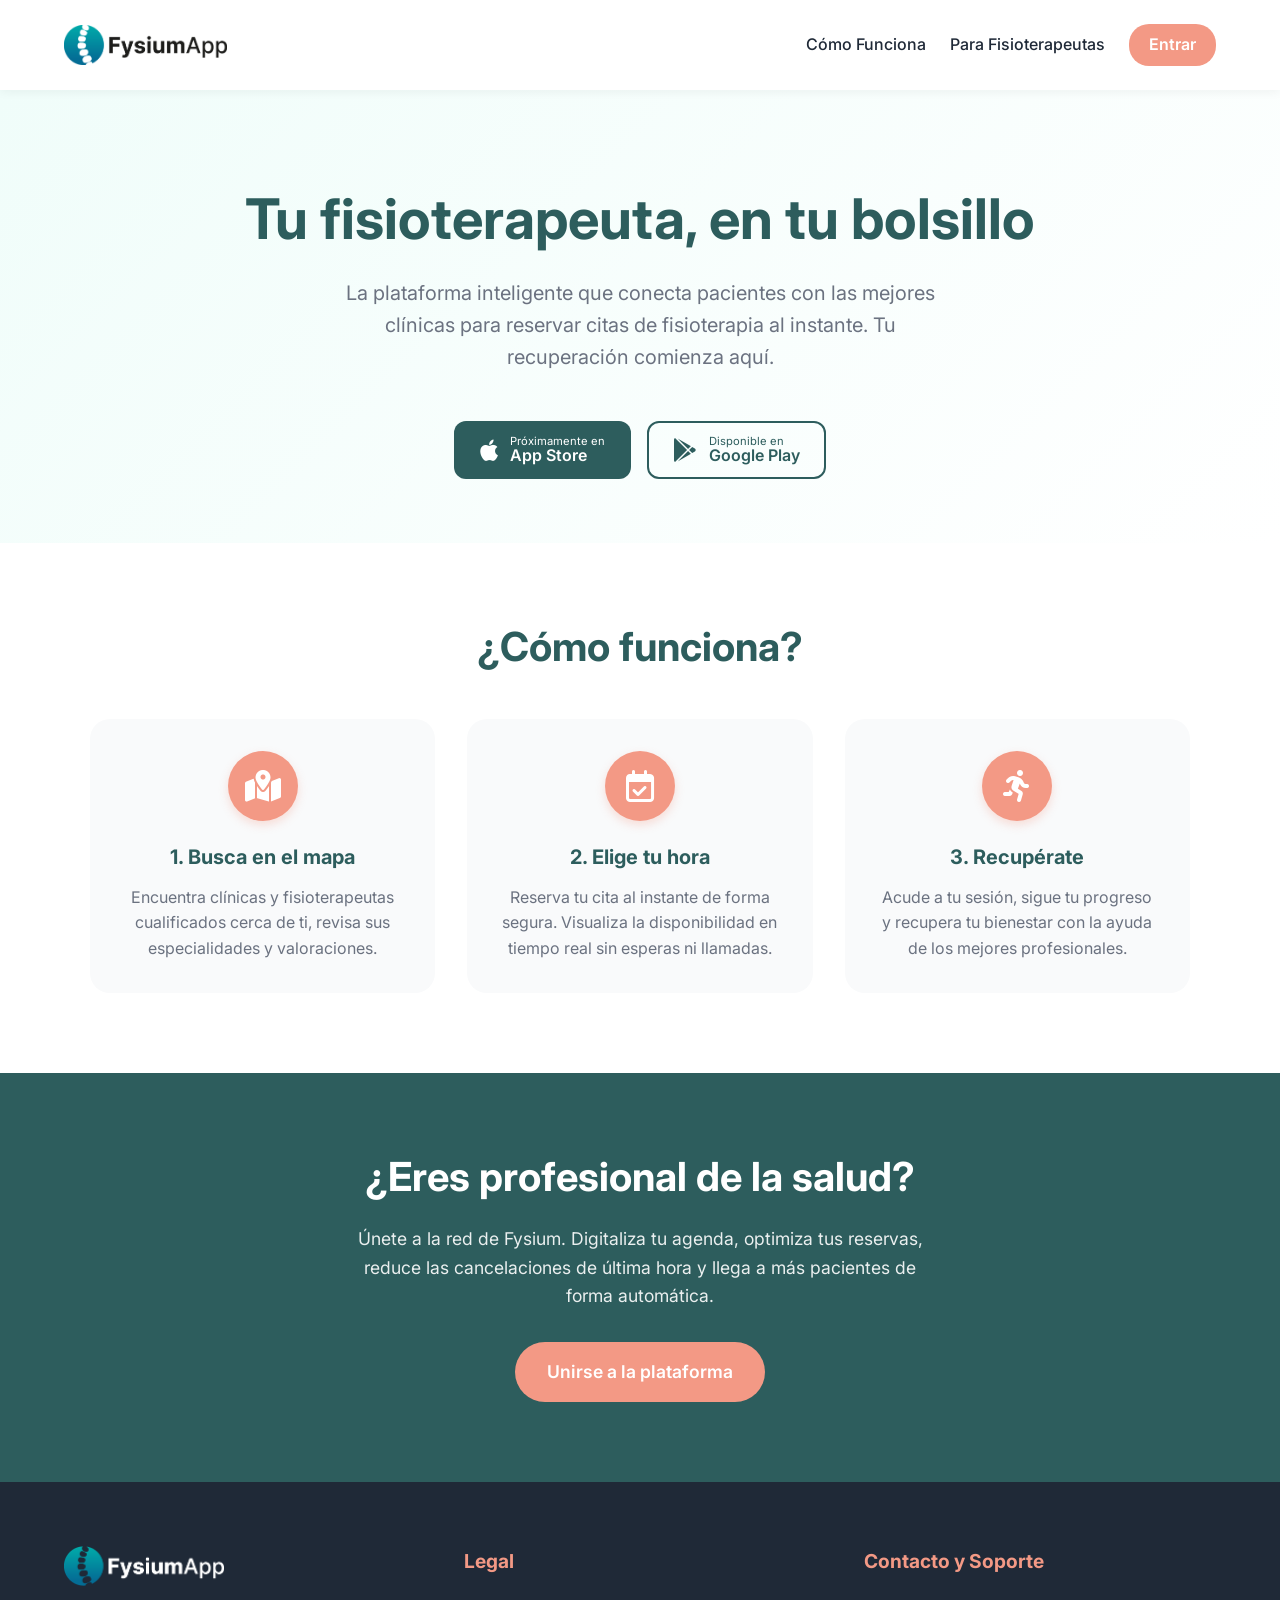
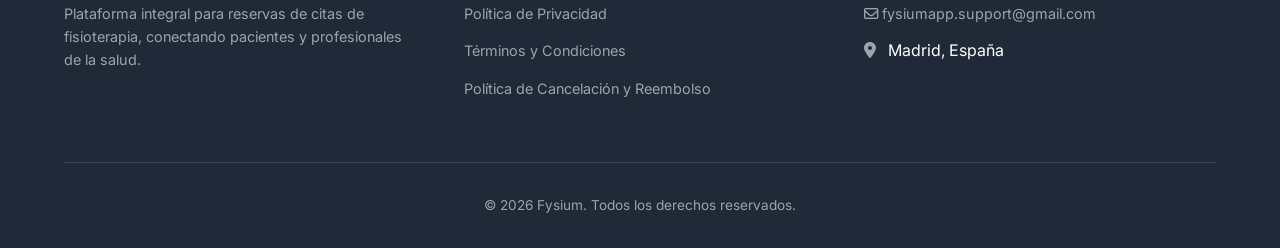
<file: index.html>
<!DOCTYPE html>
<html lang="es">

<head>
    <meta charset="UTF-8">
    <meta name="viewport" content="width=device-width, initial-scale=1.0">
    <title>Tu fisioterapeuta, en tu bolsillo</title>
    <meta name="description" content="Conecta pacientes con clínicas para reservar citas de fisioterapia al instante. Recupera tu bienestar de forma sencilla y rápida.">
    <!-- Google Fonts -->
    <link rel="preconnect" href="https://fonts.googleapis.com">
    <link rel="preconnect" href="https://fonts.gstatic.com" crossorigin>
    <link href="https://fonts.googleapis.com/css2?family=Inter:wght@400;500;600;700;800&display=swap" rel="stylesheet">
    <!-- FontAwesome para iconos -->
    <link rel="stylesheet" href="https://cdnjs.cloudflare.com/ajax/libs/font-awesome/6.4.0/css/all.min.css">
    <link rel="icon" type="image/png" href="favicon.ico">
    <link rel="stylesheet" href="styles.css">
</head>

<body>

    <header>
        <div class="logo">
            <img src="assets/FysiumApp_logo.png" alt="Fysium Logo">
        </div>
        <nav style="display: flex; align-items: center; gap: 1.5rem;">
            <a href="#como-funciona" style="font-weight: 500;">Cómo Funciona</a>
            <a href="#fisioterapeutas" style="font-weight: 500;">Para Fisioterapeutas</a>
            <a href="login.html" class="login-btn">Entrar</a>
        </nav>
    </header>

    <main>
        <!-- Hero Section -->
        <section class="hero">
            <h1>Tu fisioterapeuta, en tu bolsillo</h1>
            <p>La plataforma inteligente que conecta pacientes con las mejores clínicas para reservar citas de fisioterapia al instante. Tu recuperación comienza aquí.</p>

            <div class="store-buttons">
                <a href="#" class="store-btn">
                    <i class="fa-brands fa-apple"></i>
                    <div>
                        <span>Próximamente en</span>
                        App Store
                    </div>
                </a>
                <a href="#" class="store-btn secondary">
                    <i class="fa-brands fa-google-play"></i>
                    <div>
                        <span>Disponible en</span>
                        Google Play
                    </div>
                </a>
            </div>
        </section>

        <!-- Cómo Funciona -->
        <section id="como-funciona" class="how-it-works">
            <h2 class="section-title">¿Cómo funciona?</h2>
            <div class="steps-container">
                <div class="step-card">
                    <div class="step-icon">
                        <i class="fa-solid fa-map-location-dot"></i>
                    </div>
                    <h3>1. Busca en el mapa</h3>
                    <p>Encuentra clínicas y fisioterapeutas cualificados cerca de ti, revisa sus especialidades y valoraciones.</p>
                </div>
                <div class="step-card">
                    <div class="step-icon">
                        <i class="fa-regular fa-calendar-check"></i>
                    </div>
                    <h3>2. Elige tu hora</h3>
                    <p>Reserva tu cita al instante de forma segura. Visualiza la disponibilidad en tiempo real sin esperas ni llamadas.</p>
                </div>
                <div class="step-card">
                    <div class="step-icon">
                        <i class="fa-solid fa-person-running"></i>
                    </div>
                    <h3>3. Recupérate</h3>
                    <p>Acude a tu sesión, sigue tu progreso y recupera tu bienestar con la ayuda de los mejores profesionales.</p>
                </div>
            </div>
        </section>

        <!-- Para Fisioterapeutas -->
        <section id="fisioterapeutas" class="for-physios">
            <h2>¿Eres profesional de la salud?</h2>
            <p>Únete a la red de Fysium. Digitaliza tu agenda, optimiza tus reservas, reduce las cancelaciones de última hora y llega a más pacientes de forma automática.</p>
            <a href="mailto:fysiumapp.support@gmail.com?subject=Información para clínicas" class="cta-button">Unirse a la plataforma</a>
        </section>
    </main>

    <footer>
        <div class="footer-content">
            <div class="footer-col">
                <div class="logo" style="margin-bottom: 1rem;">
                    <img src="assets/FysiumApp_logo_INV.png" alt="Fysium Logo">
                </div>
                <p>Plataforma integral para reservas de citas de fisioterapia, conectando pacientes y profesionales de la salud.</p>
            </div>

            <div class="footer-col">
                <h4>Legal</h4>
                <ul>
                    <li><a href="privacy-policy.html">Política de Privacidad</a></li>
                    <li><a href="terms-of-service.html">Términos y Condiciones</a></li>
                    <li><a href="refund-policy.html">Política de Cancelación y Reembolso</a></li>
                </ul>
            </div>

            <div class="footer-col">
                <h4>Contacto y Soporte</h4>
                <ul>
                    <li><a href="mailto:soporte@fysium.com"><i class="fa-regular fa-envelope"></i> fysiumapp.support@gmail.com</a></li>
                    <li><i class="fa-solid fa-location-dot" style="margin-right: 0.5rem; color: #9CA3AF;"></i> Madrid, España</li>
                </ul>
            </div>
        </div>
        <div class="footer-bottom">
            &copy; 2026 Fysium. Todos los derechos reservados.
        </div>
    </footer>

</body>

</html>
</file>
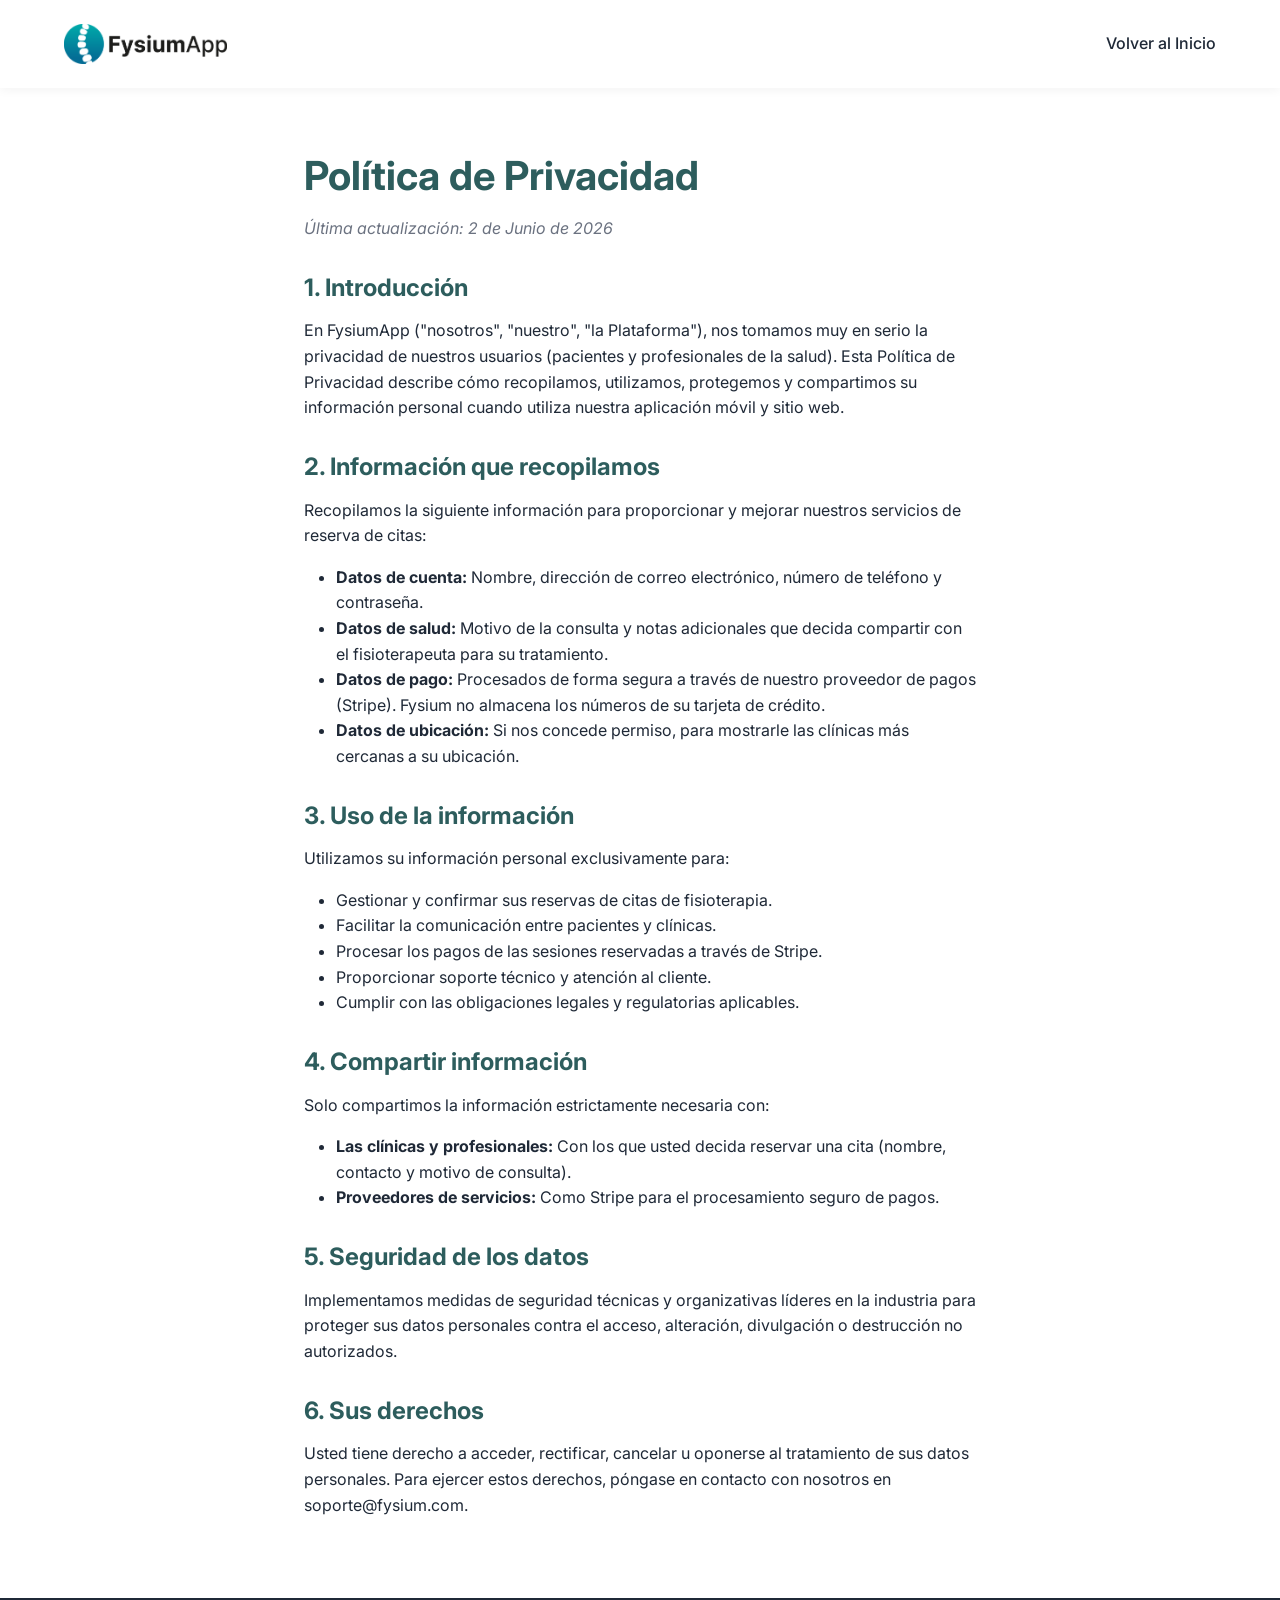
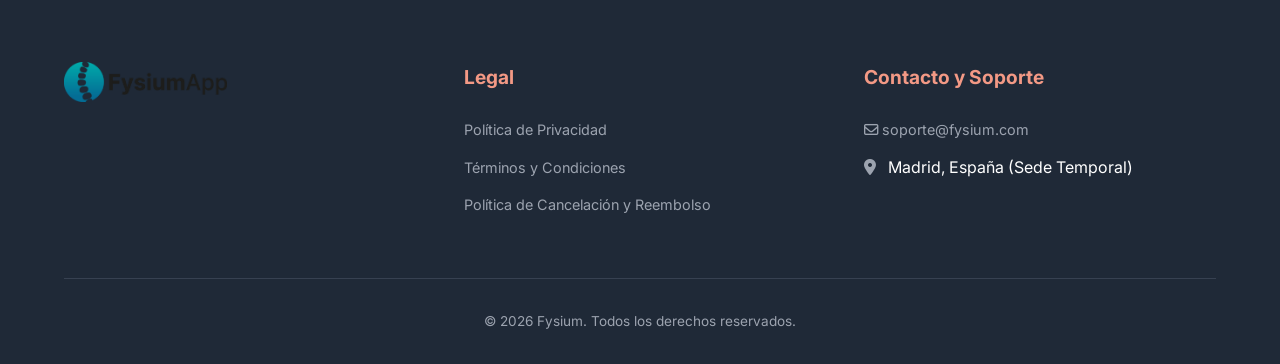
<file: privacy-policy.html>
<!DOCTYPE html>
<html lang="es">

<head>
    <meta charset="UTF-8">
    <meta name="viewport" content="width=device-width, initial-scale=1.0">
    <title>Política de Privacidad - Fysium</title>
    <!-- Google Fonts -->
    <link rel="preconnect" href="https://fonts.googleapis.com">
    <link rel="preconnect" href="https://fonts.gstatic.com" crossorigin>
    <link href="https://fonts.googleapis.com/css2?family=Inter:wght@400;500;600;700;800&display=swap" rel="stylesheet">
    <!-- FontAwesome para iconos -->
    <link rel="stylesheet" href="https://cdnjs.cloudflare.com/ajax/libs/font-awesome/6.4.0/css/all.min.css">
    <link rel="stylesheet" href="styles.css">
</head>

<body>

    <header>
        <a href="index.html" class="logo">
            <img src="assets/FysiumApp_logo.png" alt="Fysium Logo">
        </a>
        <nav>
            <a href="index.html" style="font-weight: 500;">Volver al Inicio</a>
        </nav>
    </header>

    <main class="legal-content">
        <h1>Política de Privacidad</h1>
        <p class="last-updated">Última actualización: 2 de Junio de 2026</p>

        <h2>1. Introducción</h2>
        <p>En FysiumApp ("nosotros", "nuestro", "la Plataforma"), nos tomamos muy en serio la privacidad de nuestros usuarios (pacientes y profesionales de la salud). Esta Política de Privacidad describe cómo recopilamos, utilizamos, protegemos y compartimos su información personal cuando utiliza nuestra aplicación móvil y sitio web.</p>

        <h2>2. Información que recopilamos</h2>
        <p>Recopilamos la siguiente información para proporcionar y mejorar nuestros servicios de reserva de citas:</p>
        <ul>
            <li><strong>Datos de cuenta:</strong> Nombre, dirección de correo electrónico, número de teléfono y contraseña.</li>
            <li><strong>Datos de salud:</strong> Motivo de la consulta y notas adicionales que decida compartir con el fisioterapeuta para su tratamiento.</li>
            <li><strong>Datos de pago:</strong> Procesados de forma segura a través de nuestro proveedor de pagos (Stripe). Fysium no almacena los números de su tarjeta de crédito.</li>
            <li><strong>Datos de ubicación:</strong> Si nos concede permiso, para mostrarle las clínicas más cercanas a su ubicación.</li>
        </ul>

        <h2>3. Uso de la información</h2>
        <p>Utilizamos su información personal exclusivamente para:</p>
        <ul>
            <li>Gestionar y confirmar sus reservas de citas de fisioterapia.</li>
            <li>Facilitar la comunicación entre pacientes y clínicas.</li>
            <li>Procesar los pagos de las sesiones reservadas a través de Stripe.</li>
            <li>Proporcionar soporte técnico y atención al cliente.</li>
            <li>Cumplir con las obligaciones legales y regulatorias aplicables.</li>
        </ul>

        <h2>4. Compartir información</h2>
        <p>Solo compartimos la información estrictamente necesaria con:</p>
        <ul>
            <li><strong>Las clínicas y profesionales:</strong> Con los que usted decida reservar una cita (nombre, contacto y motivo de consulta).</li>
            <li><strong>Proveedores de servicios:</strong> Como Stripe para el procesamiento seguro de pagos.</li>
        </ul>

        <h2>5. Seguridad de los datos</h2>
        <p>Implementamos medidas de seguridad técnicas y organizativas líderes en la industria para proteger sus datos personales contra el acceso, alteración, divulgación o destrucción no autorizados.</p>

        <h2>6. Sus derechos</h2>
        <p>Usted tiene derecho a acceder, rectificar, cancelar u oponerse al tratamiento de sus datos personales. Para ejercer estos derechos, póngase en contacto con nosotros en soporte@fysium.com.</p>

    </main>

    <footer>
        <div class="footer-content">
            <div class="footer-col">
                <div class="logo" style="margin-bottom: 1rem;">
                    <img src="assets/FysiumApp_logo.png" alt="Fysium Logo">
                </div>
            </div>
            <div class="footer-col">
                <h4>Legal</h4>
                <ul>
                    <li><a href="privacy-policy.html">Política de Privacidad</a></li>
                    <li><a href="terms-of-service.html">Términos y Condiciones</a></li>
                    <li><a href="refund-policy.html">Política de Cancelación y Reembolso</a></li>
                </ul>
            </div>
            <div class="footer-col">
                <h4>Contacto y Soporte</h4>
                <ul>
                    <li><a href="mailto:soporte@fysium.com"><i class="fa-regular fa-envelope"></i> soporte@fysium.com</a></li>
                    <li><i class="fa-solid fa-location-dot" style="margin-right: 0.5rem; color: #9CA3AF;"></i> Madrid, España (Sede Temporal)</li>
                </ul>
            </div>
        </div>
        <div class="footer-bottom">
            &copy; 2026 Fysium. Todos los derechos reservados.
        </div>
    </footer>

</body>

</html>
</file>
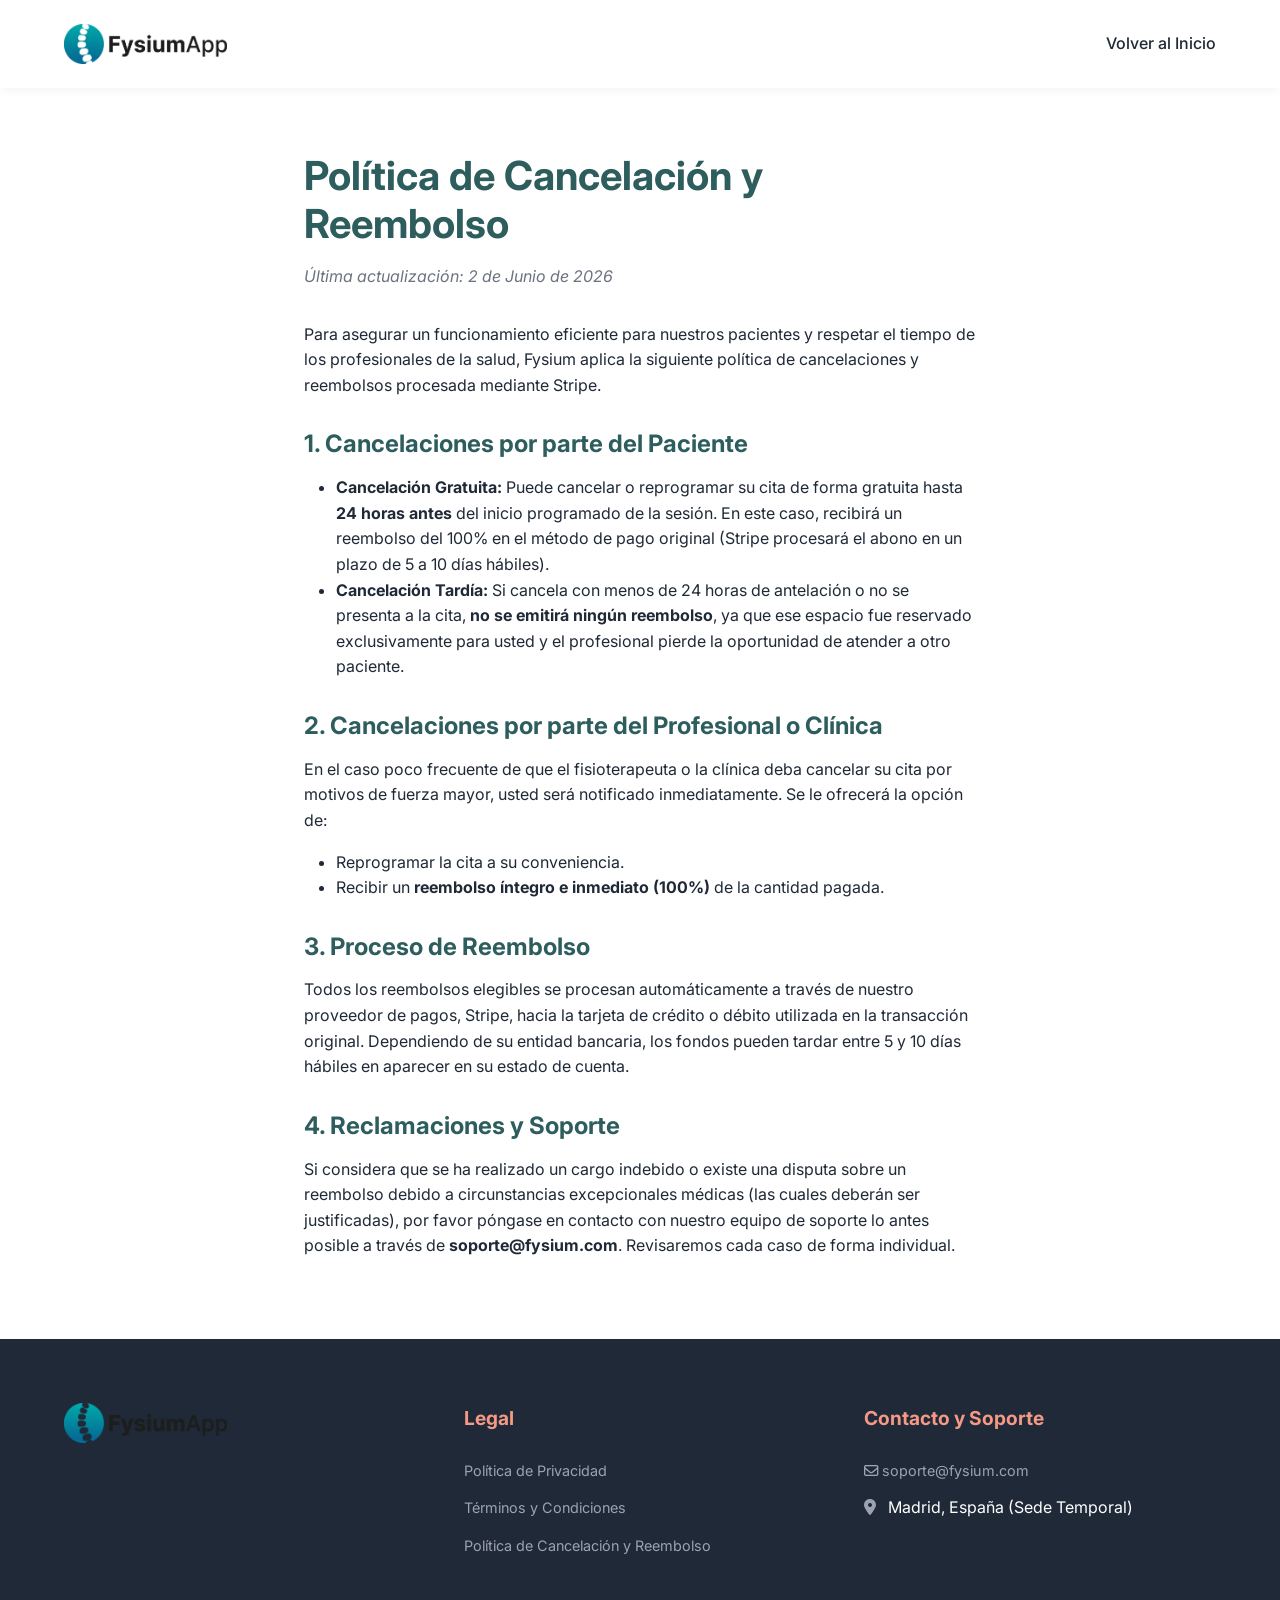
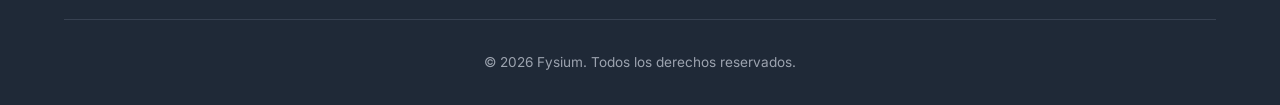
<file: refund-policy.html>
<!DOCTYPE html>
<html lang="es">
<head>
    <meta charset="UTF-8">
    <meta name="viewport" content="width=device-width, initial-scale=1.0">
    <title>Política de Cancelación y Reembolso - Fysium</title>
    <!-- Google Fonts -->
    <link rel="preconnect" href="https://fonts.googleapis.com">
    <link rel="preconnect" href="https://fonts.gstatic.com" crossorigin>
    <link href="https://fonts.googleapis.com/css2?family=Inter:wght@400;500;600;700;800&display=swap" rel="stylesheet">
    <!-- FontAwesome para iconos -->
    <link rel="stylesheet" href="https://cdnjs.cloudflare.com/ajax/libs/font-awesome/6.4.0/css/all.min.css">
    <link rel="stylesheet" href="styles.css">
</head>
<body>

    <header>
        <a href="index.html" class="logo">
            <img src="assets/FysiumApp_logo.png" alt="Fysium Logo">
        </a>
        <nav>
            <a href="index.html" style="font-weight: 500;">Volver al Inicio</a>
        </nav>
    </header>

    <main class="legal-content">
        <h1>Política de Cancelación y Reembolso</h1>
        <p class="last-updated">Última actualización: 2 de Junio de 2026</p>

        <p>Para asegurar un funcionamiento eficiente para nuestros pacientes y respetar el tiempo de los profesionales de la salud, Fysium aplica la siguiente política de cancelaciones y reembolsos procesada mediante Stripe.</p>

        <h2>1. Cancelaciones por parte del Paciente</h2>
        <ul>
            <li><strong>Cancelación Gratuita:</strong> Puede cancelar o reprogramar su cita de forma gratuita hasta <strong>24 horas antes</strong> del inicio programado de la sesión. En este caso, recibirá un reembolso del 100% en el método de pago original (Stripe procesará el abono en un plazo de 5 a 10 días hábiles).</li>
            <li><strong>Cancelación Tardía:</strong> Si cancela con menos de 24 horas de antelación o no se presenta a la cita, <strong>no se emitirá ningún reembolso</strong>, ya que ese espacio fue reservado exclusivamente para usted y el profesional pierde la oportunidad de atender a otro paciente.</li>
        </ul>

        <h2>2. Cancelaciones por parte del Profesional o Clínica</h2>
        <p>En el caso poco frecuente de que el fisioterapeuta o la clínica deba cancelar su cita por motivos de fuerza mayor, usted será notificado inmediatamente. Se le ofrecerá la opción de:</p>
        <ul>
            <li>Reprogramar la cita a su conveniencia.</li>
            <li>Recibir un <strong>reembolso íntegro e inmediato (100%)</strong> de la cantidad pagada.</li>
        </ul>

        <h2>3. Proceso de Reembolso</h2>
        <p>Todos los reembolsos elegibles se procesan automáticamente a través de nuestro proveedor de pagos, Stripe, hacia la tarjeta de crédito o débito utilizada en la transacción original. Dependiendo de su entidad bancaria, los fondos pueden tardar entre 5 y 10 días hábiles en aparecer en su estado de cuenta.</p>

        <h2>4. Reclamaciones y Soporte</h2>
        <p>Si considera que se ha realizado un cargo indebido o existe una disputa sobre un reembolso debido a circunstancias excepcionales médicas (las cuales deberán ser justificadas), por favor póngase en contacto con nuestro equipo de soporte lo antes posible a través de <strong>soporte@fysium.com</strong>. Revisaremos cada caso de forma individual.</p>
        
    </main>

    <footer>
        <div class="footer-content">
            <div class="footer-col">
                <div class="logo" style="margin-bottom: 1rem;">
                    <img src="assets/FysiumApp_logo.png" alt="Fysium Logo">
                </div>
            </div>
            <div class="footer-col">
                <h4>Legal</h4>
                <ul>
                    <li><a href="privacy-policy.html">Política de Privacidad</a></li>
                    <li><a href="terms-of-service.html">Términos y Condiciones</a></li>
                    <li><a href="refund-policy.html">Política de Cancelación y Reembolso</a></li>
                </ul>
            </div>
            <div class="footer-col">
                <h4>Contacto y Soporte</h4>
                <ul>
                    <li><a href="mailto:soporte@fysium.com"><i class="fa-regular fa-envelope"></i> soporte@fysium.com</a></li>
                    <li><i class="fa-solid fa-location-dot" style="margin-right: 0.5rem; color: #9CA3AF;"></i> Madrid, España (Sede Temporal)</li>
                </ul>
            </div>
        </div>
        <div class="footer-bottom">
            &copy; 2026 Fysium. Todos los derechos reservados.
        </div>
    </footer>

</body>
</html>
</file>
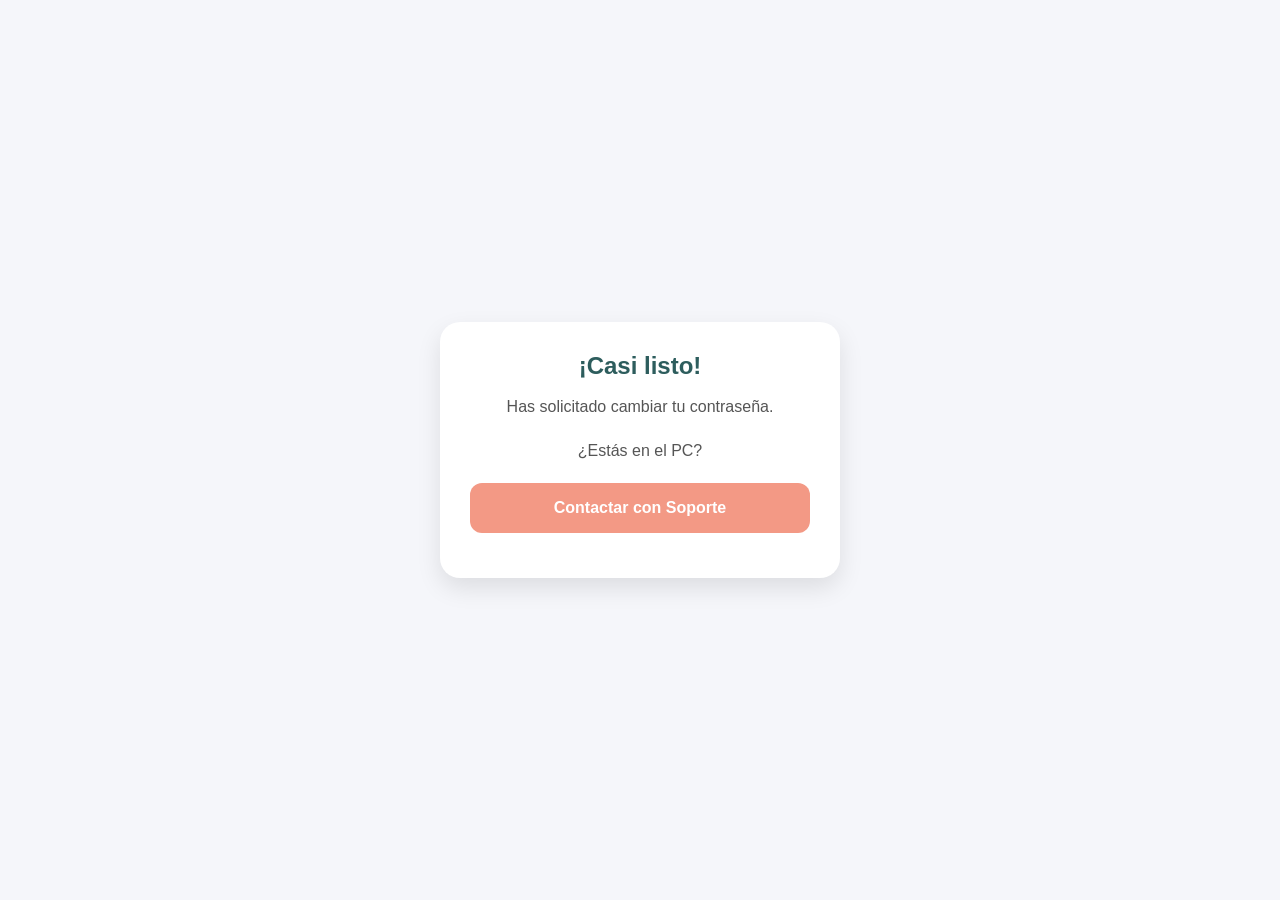
<file: reset-password.html>
<!DOCTYPE html>
<html lang="es">

<head>
  <meta charset="UTF-8">
  <meta name="viewport" content="width=device-width, initial-scale=1.0">
  <title>Recuperar Contraseña | Fysium</title>
  <style>
    * {
      box-sizing: border-box;
      margin: 0;
      padding: 0;
    }

    body {
      font-family: -apple-system, BlinkMacSystemFont, "Segoe UI", Roboto, Helvetica, Arial, sans-serif;
      display: flex;
      align-items: center;
      justify-content: center;
      min-height: 100vh;
      background-color: #f5f6fa;
      padding: 20px;
    }

    .card {
      background: white;
      padding: 30px;
      border-radius: 20px;
      box-shadow: 0 10px 25px rgba(0, 0, 0, 0.1);
      width: 100%;
      max-width: 400px;
      /* Tamaño perfecto para móvil y PC */
      text-align: center;
    }

    h1 {
      color: #2D5D5D;
      margin-bottom: 15px;
      font-size: 24px;
    }

    p {
      color: #555;
      margin-bottom: 20px;
      line-height: 1.5;
    }

    .btn {
      display: block;
      width: 100%;
      padding: 16px;
      margin: 15px 0;
      border-radius: 12px;
      text-decoration: none;
      font-weight: bold;
      border: none;
      cursor: pointer;
      font-size: 16px;
    }

    .btn-app {
      background-color: #2D5D5D;
      color: white;
    }

    .btn-pc {
      background-color: #F39985;
      color: white;
    }

    #pcSection {
      display: none;
    }

    /* Oculto por defecto */
  </style>
</head>

<body>
  <div class="card">
    <h1>¡Casi listo!</h1>
    <p>Has solicitado cambiar tu contraseña.</p>

    <a href="fysiumapp://reset-password" id="mobileLink" class="btn btn-app">Abrir en la App Fysium</a>

    <div id="pcSection">
      <p>¿Estás en el PC?</p>
      <a href="mailto:soporte@fysium.com?subject=Ayuda%20Reset%20Contrase%C3%B1a" class="btn btn-pc">Contactar con Soporte</a>
    </div>
  </div>

  <script>
    const isMobile = /iPhone|iPad|iPod|Android/i.test(navigator.userAgent);

    if (isMobile) {
      // En móvil mostramos el botón de abrir la app
      document.getElementById('mobileLink').style.display = 'block';
    } else {
      // En PC ocultamos el botón de la app y mostramos el de soporte
      document.getElementById('mobileLink').style.display = 'none';
      document.getElementById('pcSection').style.display = 'block';
    }
  </script>
</body>

</html>
</file>
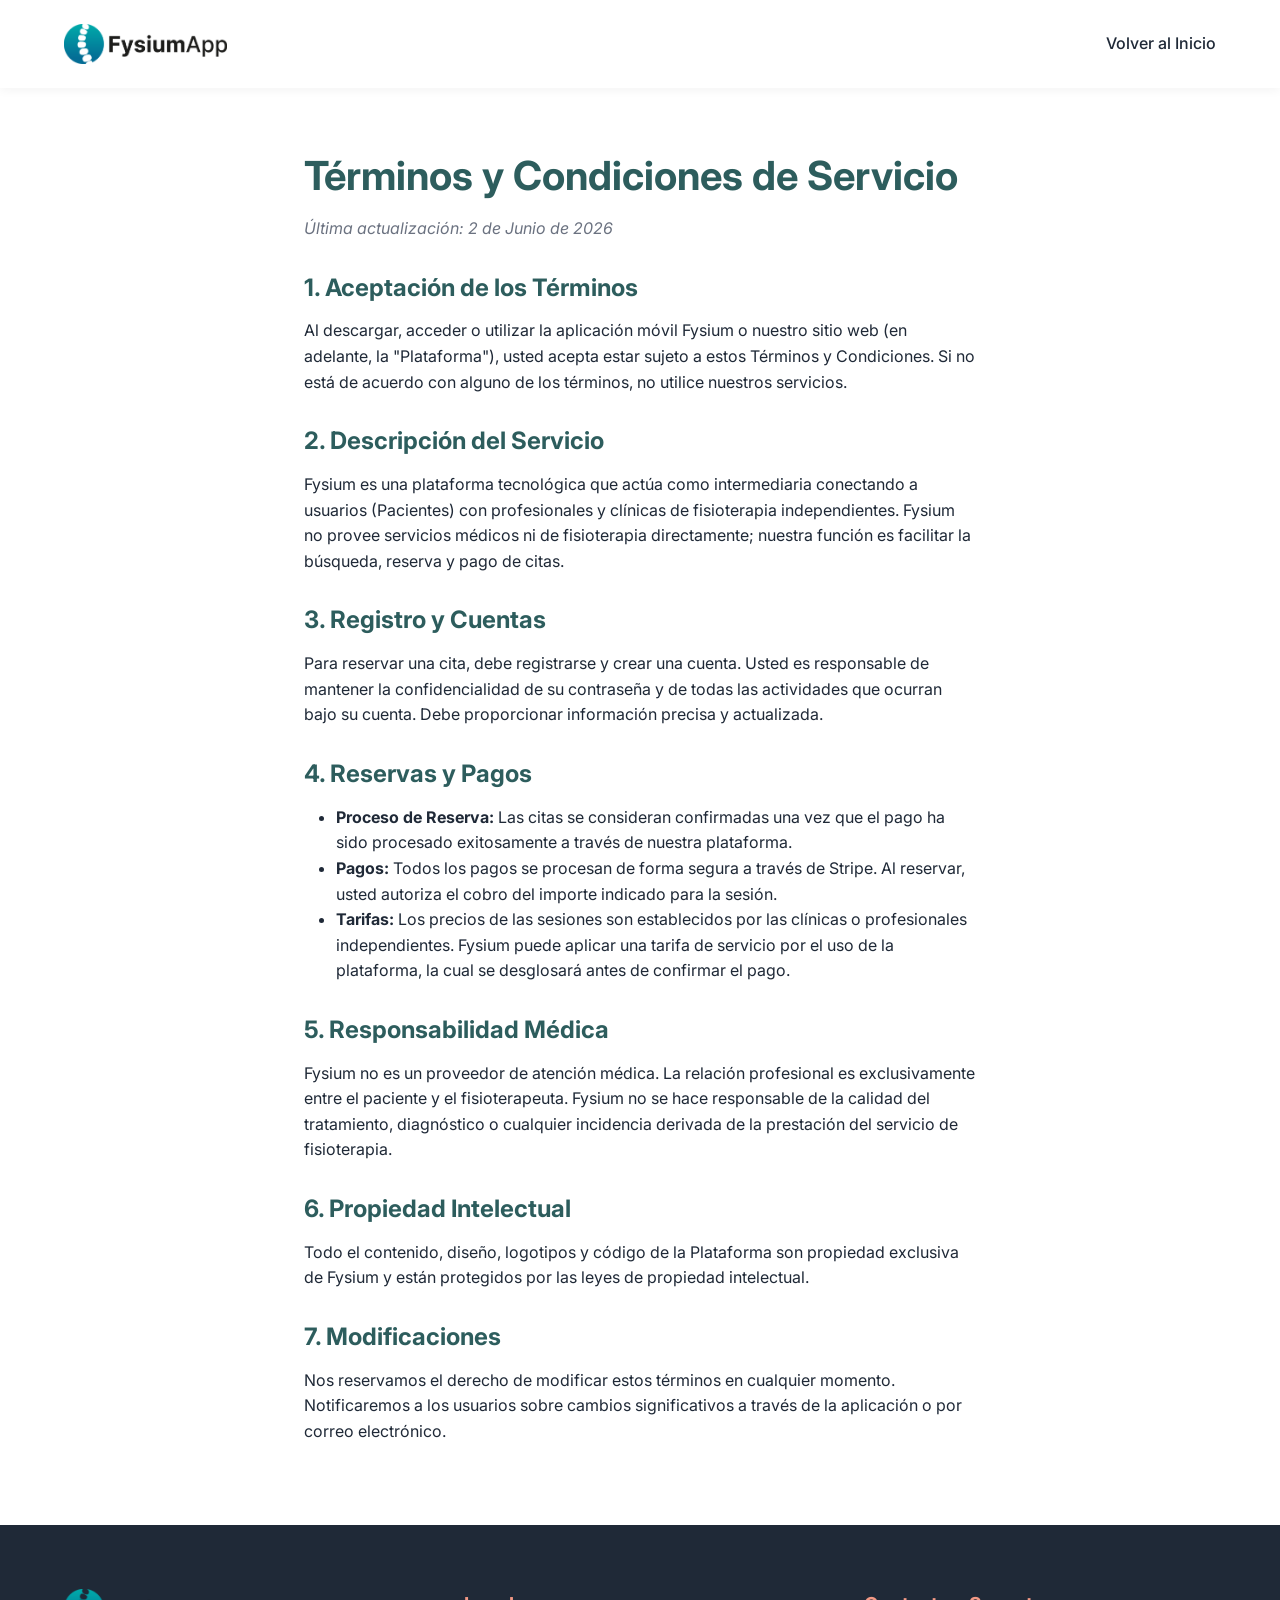
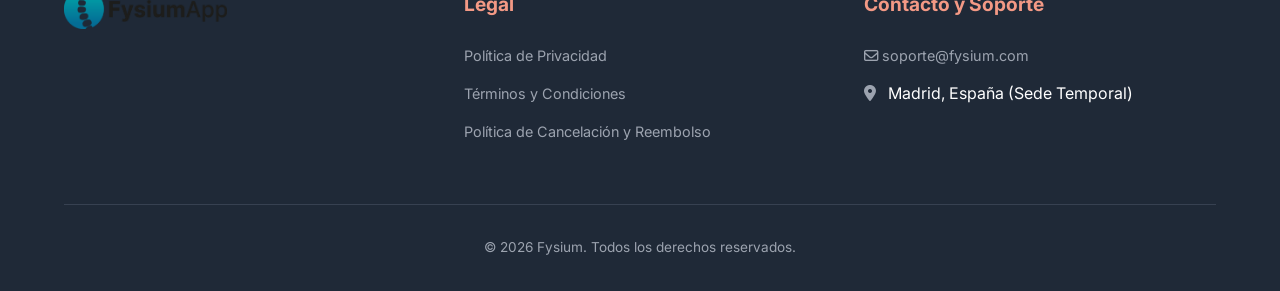
<file: terms-of-service.html>
<!DOCTYPE html>
<html lang="es">
<head>
    <meta charset="UTF-8">
    <meta name="viewport" content="width=device-width, initial-scale=1.0">
    <title>Términos y Condiciones - Fysium</title>
    <!-- Google Fonts -->
    <link rel="preconnect" href="https://fonts.googleapis.com">
    <link rel="preconnect" href="https://fonts.gstatic.com" crossorigin>
    <link href="https://fonts.googleapis.com/css2?family=Inter:wght@400;500;600;700;800&display=swap" rel="stylesheet">
    <!-- FontAwesome para iconos -->
    <link rel="stylesheet" href="https://cdnjs.cloudflare.com/ajax/libs/font-awesome/6.4.0/css/all.min.css">
    <link rel="stylesheet" href="styles.css">
</head>
<body>

    <header>
        <a href="index.html" class="logo">
            <img src="assets/FysiumApp_logo.png" alt="Fysium Logo">
        </a>
        <nav>
            <a href="index.html" style="font-weight: 500;">Volver al Inicio</a>
        </nav>
    </header>

    <main class="legal-content">
        <h1>Términos y Condiciones de Servicio</h1>
        <p class="last-updated">Última actualización: 2 de Junio de 2026</p>

        <h2>1. Aceptación de los Términos</h2>
        <p>Al descargar, acceder o utilizar la aplicación móvil Fysium o nuestro sitio web (en adelante, la "Plataforma"), usted acepta estar sujeto a estos Términos y Condiciones. Si no está de acuerdo con alguno de los términos, no utilice nuestros servicios.</p>

        <h2>2. Descripción del Servicio</h2>
        <p>Fysium es una plataforma tecnológica que actúa como intermediaria conectando a usuarios (Pacientes) con profesionales y clínicas de fisioterapia independientes. Fysium no provee servicios médicos ni de fisioterapia directamente; nuestra función es facilitar la búsqueda, reserva y pago de citas.</p>

        <h2>3. Registro y Cuentas</h2>
        <p>Para reservar una cita, debe registrarse y crear una cuenta. Usted es responsable de mantener la confidencialidad de su contraseña y de todas las actividades que ocurran bajo su cuenta. Debe proporcionar información precisa y actualizada.</p>

        <h2>4. Reservas y Pagos</h2>
        <ul>
            <li><strong>Proceso de Reserva:</strong> Las citas se consideran confirmadas una vez que el pago ha sido procesado exitosamente a través de nuestra plataforma.</li>
            <li><strong>Pagos:</strong> Todos los pagos se procesan de forma segura a través de Stripe. Al reservar, usted autoriza el cobro del importe indicado para la sesión.</li>
            <li><strong>Tarifas:</strong> Los precios de las sesiones son establecidos por las clínicas o profesionales independientes. Fysium puede aplicar una tarifa de servicio por el uso de la plataforma, la cual se desglosará antes de confirmar el pago.</li>
        </ul>

        <h2>5. Responsabilidad Médica</h2>
        <p>Fysium no es un proveedor de atención médica. La relación profesional es exclusivamente entre el paciente y el fisioterapeuta. Fysium no se hace responsable de la calidad del tratamiento, diagnóstico o cualquier incidencia derivada de la prestación del servicio de fisioterapia.</p>

        <h2>6. Propiedad Intelectual</h2>
        <p>Todo el contenido, diseño, logotipos y código de la Plataforma son propiedad exclusiva de Fysium y están protegidos por las leyes de propiedad intelectual.</p>

        <h2>7. Modificaciones</h2>
        <p>Nos reservamos el derecho de modificar estos términos en cualquier momento. Notificaremos a los usuarios sobre cambios significativos a través de la aplicación o por correo electrónico.</p>
        
    </main>

    <footer>
        <div class="footer-content">
            <div class="footer-col">
                <div class="logo" style="margin-bottom: 1rem;">
                    <img src="assets/FysiumApp_logo.png" alt="Fysium Logo">
                </div>
            </div>
            <div class="footer-col">
                <h4>Legal</h4>
                <ul>
                    <li><a href="privacy-policy.html">Política de Privacidad</a></li>
                    <li><a href="terms-of-service.html">Términos y Condiciones</a></li>
                    <li><a href="refund-policy.html">Política de Cancelación y Reembolso</a></li>
                </ul>
            </div>
            <div class="footer-col">
                <h4>Contacto y Soporte</h4>
                <ul>
                    <li><a href="mailto:soporte@fysium.com"><i class="fa-regular fa-envelope"></i> soporte@fysium.com</a></li>
                    <li><i class="fa-solid fa-location-dot" style="margin-right: 0.5rem; color: #9CA3AF;"></i> Madrid, España (Sede Temporal)</li>
                </ul>
            </div>
        </div>
        <div class="footer-bottom">
            &copy; 2026 Fysium. Todos los derechos reservados.
        </div>
    </footer>

</body>
</html>
</file>
<file: styles.css>
:root {
  --primary-color: #2D5D5D;
  --primary-light: #3E7C7C;
  --accent-color: #F39985;
  --accent-hover: #E3836F;
  --bg-color: #FFFFFF;
  --bg-light: #F9FAFB;
  --text-dark: #1F2937;
  --text-light: #6B7280;
  --white: #FFFFFF;
  --transition: all 0.3s ease;
}

* {
  margin: 0;
  padding: 0;
  box-sizing: border-box;
  font-family: 'Inter', sans-serif;
}

body {
  background-color: var(--bg-color);
  color: var(--text-dark);
  line-height: 1.6;
  -webkit-font-smoothing: antialiased;
}

/* Typography */
h1, h2, h3 {
  color: var(--primary-color);
  font-weight: 700;
  line-height: 1.2;
}

a {
  text-decoration: none;
  color: inherit;
}

/* Header & Nav */
header {
  padding: 1.5rem 5%;
  display: flex;
  justify-content: space-between;
  align-items: center;
  background-color: var(--white);
  box-shadow: 0 2px 10px rgba(0,0,0,0.05);
  position: sticky;
  top: 0;
  z-index: 100;
}

.logo {
  display: flex;
  align-items: center;
}

.logo img {
  height: 40px;
  width: auto;
  object-fit: contain;
}

.login-btn {
  background-color: var(--accent-color);
  color: var(--white);
  padding: 0.5rem 1.25rem;
  border-radius: 20px;
  font-weight: 600;
  transition: var(--transition);
}

.login-btn:hover {
  background-color: var(--accent-hover);
  transform: translateY(-2px);
  box-shadow: 0 4px 10px rgba(243, 153, 133, 0.3);
  color: var(--white);
}

/* Hero Section */
.hero {
  display: flex;
  flex-direction: column;
  align-items: center;
  text-align: center;
  padding: 6rem 5% 4rem;
  background: linear-gradient(135deg, #f0fdfa 0%, #ffffff 100%);
  position: relative;
  overflow: hidden;
}

.hero h1 {
  font-size: 3.5rem;
  margin-bottom: 1.5rem;
  max-width: 800px;
}

.hero p {
  font-size: 1.25rem;
  color: var(--text-light);
  margin-bottom: 3rem;
  max-width: 600px;
}

.store-buttons {
  display: flex;
  gap: 1rem;
  justify-content: center;
  flex-wrap: wrap;
}

.store-btn {
  display: flex;
  align-items: center;
  gap: 0.75rem;
  padding: 0.75rem 1.5rem;
  border-radius: 12px;
  background-color: var(--primary-color);
  color: var(--white);
  font-weight: 600;
  transition: var(--transition);
  border: 2px solid transparent;
}

.store-btn:hover {
  background-color: var(--primary-light);
  transform: translateY(-2px);
  box-shadow: 0 4px 12px rgba(45, 93, 93, 0.2);
}

.store-btn.secondary {
  background-color: transparent;
  color: var(--primary-color);
  border-color: var(--primary-color);
}

.store-btn.secondary:hover {
  background-color: var(--primary-color);
  color: var(--white);
}

.store-btn i {
  font-size: 1.5rem;
}

.store-btn div {
  text-align: left;
  line-height: 1.1;
}

.store-btn div span {
  display: block;
  font-size: 0.7rem;
  font-weight: 400;
}

/* How It Works */
.how-it-works {
  padding: 5rem 5%;
  background-color: var(--white);
  text-align: center;
}

.section-title {
  font-size: 2.5rem;
  margin-bottom: 3rem;
}

.steps-container {
  display: grid;
  grid-template-columns: repeat(auto-fit, minmax(250px, 1fr));
  gap: 2rem;
  max-width: 1100px;
  margin: 0 auto;
}

.step-card {
  padding: 2rem;
  background: var(--bg-light);
  border-radius: 20px;
  transition: var(--transition);
  position: relative;
}

.step-card:hover {
  transform: translateY(-5px);
  box-shadow: 0 10px 20px rgba(0,0,0,0.05);
}

.step-icon {
  width: 70px;
  height: 70px;
  background-color: var(--accent-color);
  color: var(--white);
  border-radius: 50%;
  display: flex;
  justify-content: center;
  align-items: center;
  font-size: 2rem;
  margin: 0 auto 1.5rem;
  box-shadow: 0 4px 10px rgba(243, 153, 133, 0.3);
}

.step-card h3 {
  margin-bottom: 1rem;
  font-size: 1.25rem;
}

.step-card p {
  color: var(--text-light);
}

/* Physiotherapists Section */
.for-physios {
  padding: 5rem 5%;
  background-color: var(--primary-color);
  color: var(--white);
  text-align: center;
}

.for-physios h2 {
  color: var(--white);
  font-size: 2.5rem;
  margin-bottom: 1.5rem;
}

.for-physios p {
  font-size: 1.1rem;
  max-width: 600px;
  margin: 0 auto 2rem;
  opacity: 0.9;
}

.cta-button {
  display: inline-block;
  padding: 1rem 2rem;
  background-color: var(--accent-color);
  color: var(--white);
  font-weight: 600;
  border-radius: 30px;
  transition: var(--transition);
  font-size: 1.1rem;
}

.cta-button:hover {
  background-color: var(--accent-hover);
  transform: translateY(-2px);
  box-shadow: 0 4px 15px rgba(243, 153, 133, 0.4);
}

/* Legal Pages Content */
.legal-content {
  padding: 4rem 5%;
  max-width: 800px;
  margin: 0 auto;
}

.legal-content h1 {
  font-size: 2.5rem;
  margin-bottom: 1rem;
}

.legal-content .last-updated {
  color: var(--text-light);
  margin-bottom: 2rem;
  font-style: italic;
}

.legal-content h2 {
  font-size: 1.5rem;
  margin: 2rem 0 1rem;
}

.legal-content p, .legal-content ul {
  margin-bottom: 1rem;
  color: var(--text-dark);
}

.legal-content ul {
  padding-left: 2rem;
}

/* Footer */
footer {
  background-color: #1F2937;
  color: var(--white);
  padding: 4rem 5% 2rem;
}

.footer-content {
  display: grid;
  grid-template-columns: repeat(auto-fit, minmax(200px, 1fr));
  gap: 3rem;
  max-width: 1200px;
  margin: 0 auto 3rem;
}

.footer-col h4 {
  font-size: 1.2rem;
  margin-bottom: 1.5rem;
  color: var(--accent-color);
}

.footer-col p {
  color: #9CA3AF;
  font-size: 0.9rem;
  margin-bottom: 1rem;
}

.footer-col ul {
  list-style: none;
}

.footer-col ul li {
  margin-bottom: 0.75rem;
}

.footer-col ul li a {
  color: #9CA3AF;
  transition: var(--transition);
  font-size: 0.9rem;
}

.footer-col ul li a:hover {
  color: var(--white);
}

.footer-bottom {
  text-align: center;
  padding-top: 2rem;
  border-top: 1px solid #374151;
  color: #9CA3AF;
  font-size: 0.85rem;
}

/* Responsive */
@media (max-width: 768px) {
  .hero h1 {
    font-size: 2.5rem;
  }
  .section-title {
    font-size: 2rem;
  }
}
</file>
